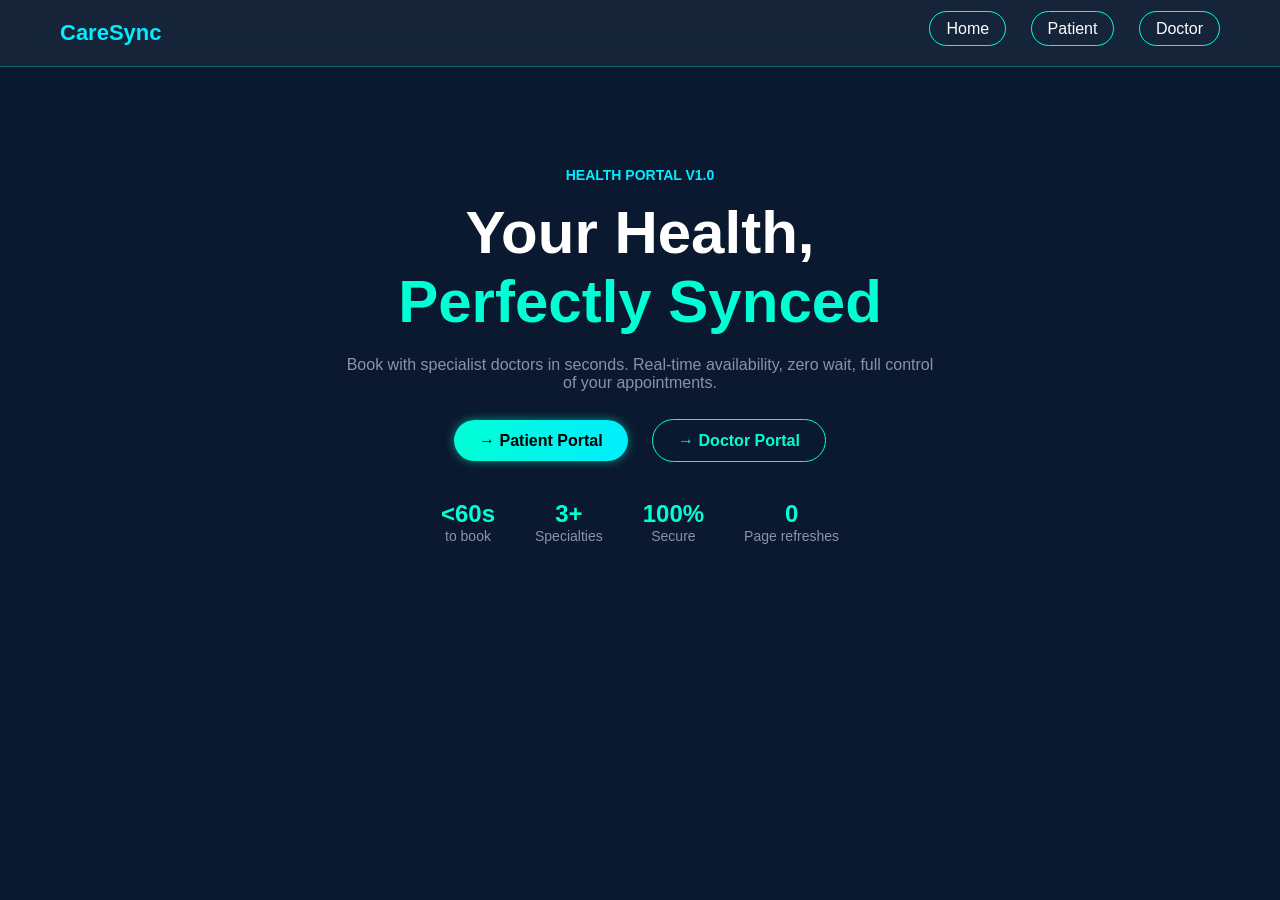
<file: index.html>
<!DOCTYPE html>
<html lang="en">
<head>
    <meta charset="UTF-8">
    <title>CareSync</title>
    <link rel="stylesheet" href="Styles/style.css">
</head>
<body>

<!-- NAVBAR -->
<nav class="navbar">
    <div class="logo">CareSync</div>
    <div class="nav-links">
        <a href="#">Home</a>
        <a href="html/login.html">Patient</a>
        <a href="html/login.html">Doctor</a>
    </div>
</nav>

<!-- HERO SECTION -->
<section class="hero">
    <h4 class="tag">HEALTH PORTAL V1.0</h4>

    <h1>
        Your Health,<br>
        <span>Perfectly Synced</span>
    </h1>

    <p>
        Book with specialist doctors in seconds. Real-time availability,
        zero wait, full control of your appointments.
    </p>

    <div class="buttons">
        <a href="html/login.html" class="btn primary">→ Patient Portal</a>
        <a href="html/login.html" class="btn secondary">→ Doctor Portal</a>
    </div>

    <div class="stats">
        <div><h2>&lt;60s</h2><p>to book</p></div>
        <div><h2>3+</h2><p>Specialties</p></div>
        <div><h2>100%</h2><p>Secure</p></div>
        <div><h2>0</h2><p>Page refreshes</p></div>
    </div>
</section>

</body>
</html>
</file>
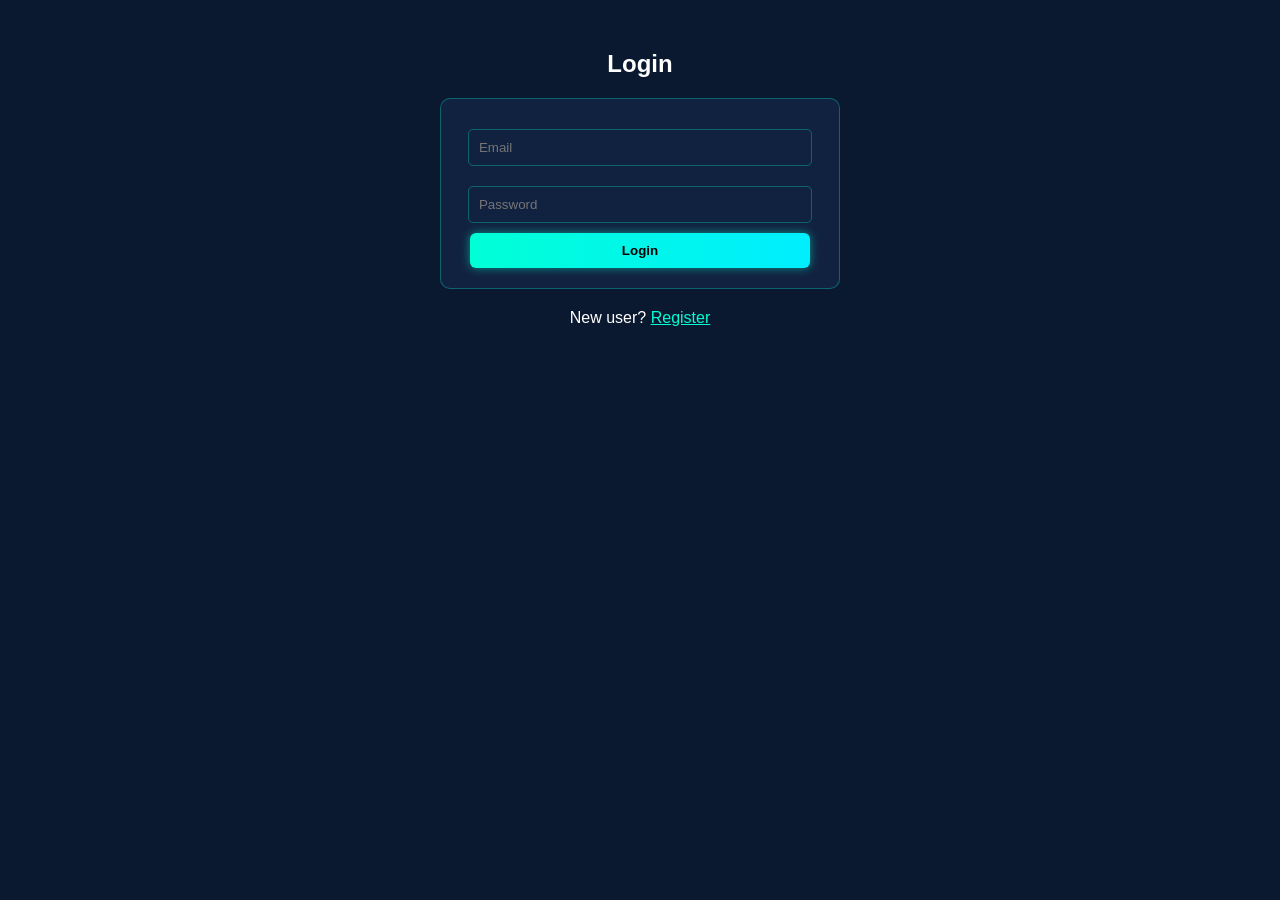
<file: html/doctor.html>
<!DOCTYPE html>
<html>
<head>
    <title>Doctor Dashboard</title>
    <link rel="stylesheet" href="../Styles/dashboard.css">
</head>
<body>

<nav class="navbar">
    <div class ="dashboardname">Doctor Dashboard</div>
    <button onclick="logout()">Logout</button>
</nav>

<div class="container">

    <button onclick="loadDoctorAppointments()">View Appointments</button>

    <div id="appointments"></div>

</div>

<script src ="../Scripts/utils.js"></script>
<script src="../Scripts/auth.js"></script>
<script src="../Scripts/doctorwindow.js"></script>

<script>
    checkAuth();
    checkRole("DOCTOR");
</script>

<div id="toast" class="toast"></div>
</body>
</html>
</file>
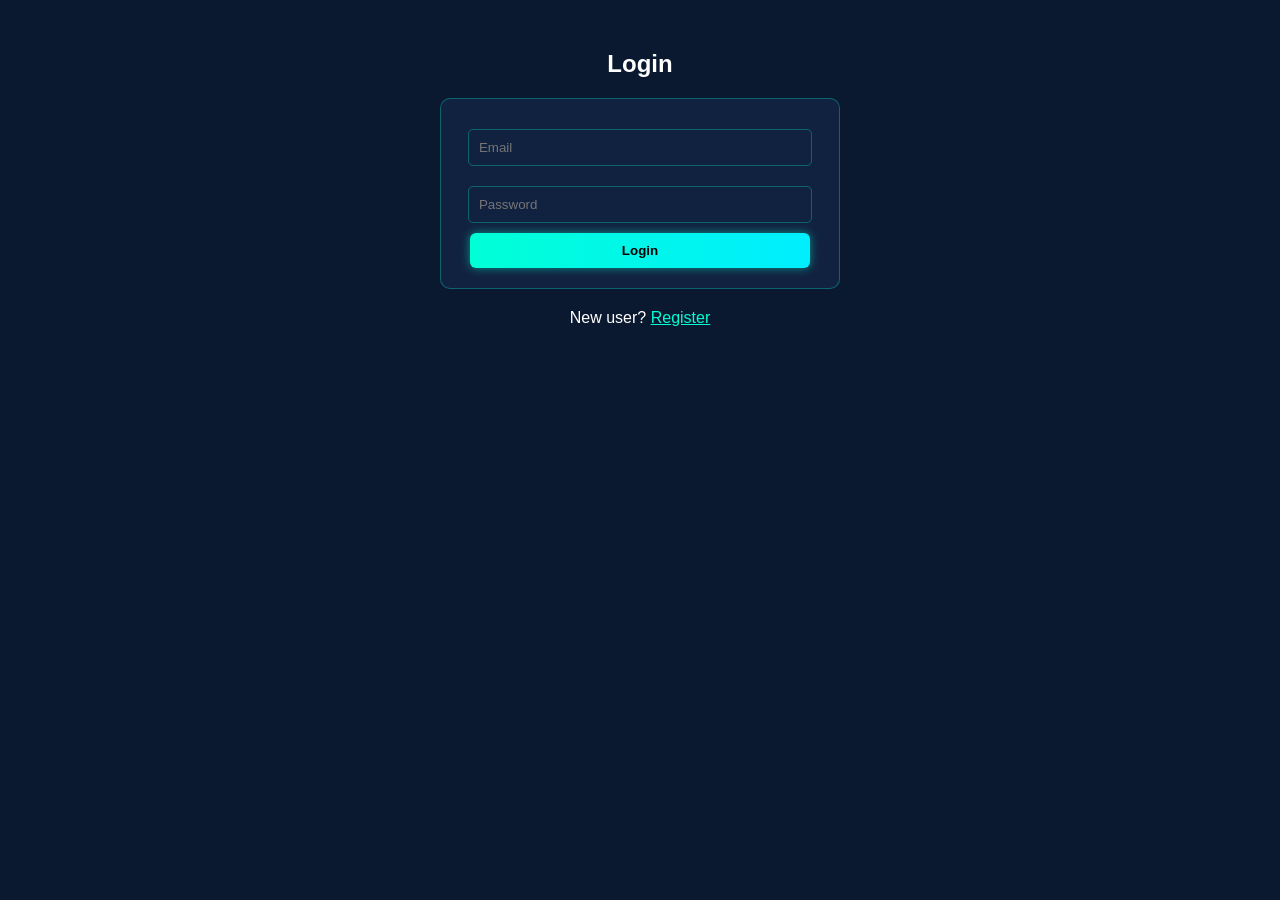
<file: html/login.html>
<!DOCTYPE html>
<html>
<head>
    <title>Login</title>
    <link rel="stylesheet" href="../Styles/auth.css">
</head>
<body>

<div class="auth-container">

    <h2>Login</h2>

    <div class="card">

        <input type="text" id="email" placeholder="Email">
        <input type="password" id="password" placeholder="Password">

        <button onclick="login()">Login</button>

    </div>

    <p>New user? <a href="register.html">Register</a></p>

</div>

<script src = "../Scripts/utils.js"></script>
<script src="../Scripts/auth.js"></script>


<div id="toast" class="toast"></div>
</body>
</html>
</file>
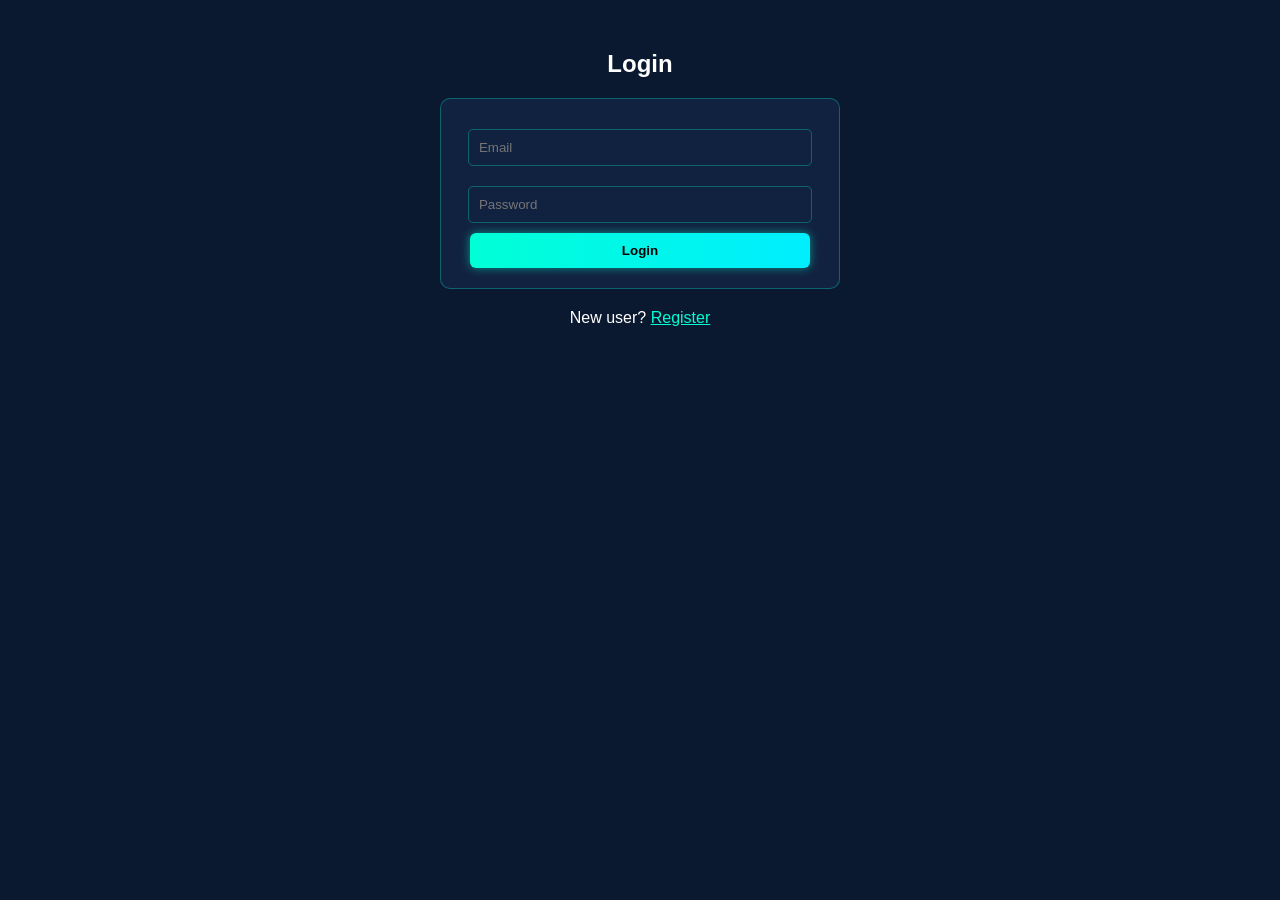
<file: html/patient.html>
<!DOCTYPE html>
<html>
<head>
    <title>Patient Dashboard</title>
    <link rel="stylesheet" href="../Styles/dashboard.css">
</head>
<body>

<nav class="navbar">
    <div class ="dashboardname">Patient Dashboard</div>
    <button onclick="logout()">Logout</button>
</nav>

<div class="container">

   <input type="text" id="searchName" placeholder="Search doctor...">
<select id="specialtyDropdown"></select>
 

    <button onclick="loadDoctors()">View Doctors</button>
    <button onclick="loadMyAppointments()">My Appointments</button>

    <div id="appointments"></div>
    <div id="doctorList"></div>

</div>

<script src="../Scripts/utils.js" defer></script>
<script src ="../Scripts/search.js" defer></script>
<script src ="../Scripts/slotandinfo.js" defer></script>
<script src = "../Scripts/appointment.js" defer></script>

<script>
    document.addEventListener("DOMContentLoaded",function(){
    checkAuth();
    checkRole("USER");
      loadDoctors();
    });
</script>


<div id ="toast" class ="toast">

</div>
</body>
</html>
</file>
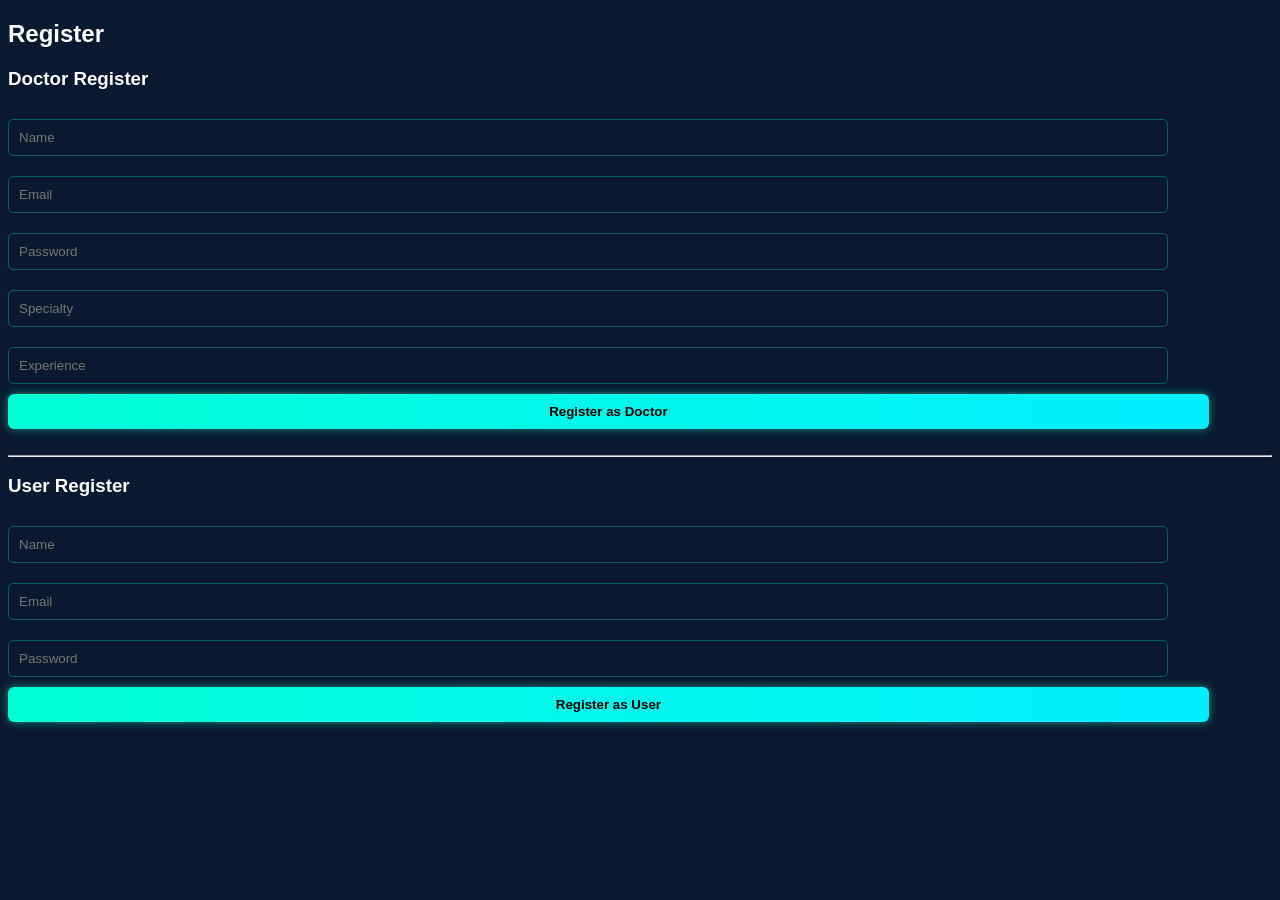
<file: html/register.html>
<!DOCTYPE html>
<html>
<head>
    <title>Register</title>
    <link rel="stylesheet" href="../Styles/auth.css">
</head>
<body>

<div class="container">

    <h2>Register</h2>

   <h3>Doctor Register</h3>

<input type="text" id="dname" placeholder="Name"><br>
<input type="text" id="demail" placeholder="Email"><br>
<input type="password" id="dpassword" placeholder="Password"><br>

<input type="text" id="specialty" placeholder="Specialty"><br>
<input type="number" id="experience" placeholder="Experience"><br>

<button onclick="registerDoctor()">Register as Doctor</button>
<br><br>
    <hr>

    <h3>User Register</h3>


<input type="text" id="name" placeholder="Name"><br>
<input type="text" id="email" placeholder="Email"><br>
<input type="password" id="password" placeholder="Password"><br>

    <button onclick="registerUser()">Register as User</button>

</div>

<script src = ../Scripts/utils.js></script>
<script src="../Scripts/auth.js"></script>

<div id="toast" class="toast"></div>
</body>
</html>
</file>
<file: Styles/style.css>
/*  ROOT VARIABLES  */
:root {

    /* BACKGROUND */
    --bg-main: #0a192f;
    --bg-card: #112240;
    --bg-glass: rgba(255, 255, 255, 0.05);

    /* PRIMARY COLORS */
    --primary: #00ffd5;
    --primary-dark: #00bfa6;
    --secondary: #0ef;

    /* TEXT */
    --text-main: #ffffff;
    --text-muted: #8892b0;

    /* BORDER */
    --border-color: rgba(0, 255, 213, 0.3);

    /* EFFECTS */
    --glow: 0 0 10px rgba(0, 255, 213, 0.5);
}

/* RESET  */
* {
    margin: 0;
    padding: 0;
    box-sizing: border-box;
    font-family: 'Segoe UI', sans-serif;
}

/*  BODY */
body {
    background: var(--bg-main);
    color: var(--text-main);
}

/*  NAVBAR  */
.navbar {
    display: flex;
    justify-content: space-between;
    padding: 20px 60px;
    background: var(--bg-glass);
    backdrop-filter: blur(10px);
    border-bottom: 1px solid var(--border-color);
}

.logo {
    font-size: 22px;
    font-weight: bold;
    color: var(--secondary);
}

.nav-links a {
    margin-left: 20px;
    text-decoration: none;
    color: var(--text-main);
    border: 1px solid var(--primary);
    padding: 8px 16px;
    border-radius: 20px;
}

.nav-links a:hover {
    background: var(--primary);
    color: black;
}

/*  HERO  */
.hero {
    text-align: center;
    padding: 100px 20px;
}

/* TAG */
.tag {
    color: var(--secondary);
    margin-bottom: 15px;
    font-size: 14px;
}

/* TITLE */
.hero h1 {
    font-size: 60px;
    margin-bottom: 20px;
}

.hero h1 span {
    color: var(--primary);
}

/* DESCRIPTION */
.hero p {
    color: var(--text-muted);
    max-width: 600px;
    margin: auto;
    margin-bottom: 40px;
}

/*  BUTTONS */
.buttons {
    margin-bottom: 50px;
}

.btn {
    padding: 12px 25px;
    margin: 10px;
    border-radius: 25px;
    text-decoration: none;
    font-weight: bold;
}

.primary {
    background: linear-gradient(90deg, var(--primary), var(--secondary));
    color: black;
    box-shadow: var(--glow);
}

.secondary {
    border: 1px solid var(--primary);
    color: var(--primary);
}

.secondary:hover {
    background: var(--primary);
    color: black;
}

/*  STATS  */
.stats {
    display: flex;
    justify-content: center;
    gap: 40px;
}

.stats h2 {
    color: var(--primary);
}

.stats p {
    color: var(--text-muted);
    font-size: 14px;
}
</file>
<file: Styles/dashboard.css>
/*---------Root Variables-----------  */
:root {

    --bg-main: #0a192f;
    --bg-card: #112240;
    --bg-glass: rgba(255, 255, 255, 0.05);
    --primary: #00ffd5;
    --primary-dark: #00bfa6;
    --secondary: #0ef;
    --text-main: #ffffff;
    --text-muted: #8892b0;
    --border-color: rgba(0, 255, 213, 0.3);
    --glow: 0 0 10px rgba(0, 255, 213, 0.5);
}

body{
    background-image:url("https://static.vecteezy.com/system/resources/thumbnails/020/411/854/small/healthcare-heart-shape-with-blue-cardio-pulse-heartbeat-lone-medical-abstract-background-modern-simple-design-icon-sign-or-logo-design-vector.jpg");
    background-repeat: no-repeat;
    background-size: cover;
    background-attachment: fixed;
    margin: 0%;
    min-height: 100vh;
    background-position: center;
}



/* -----------navbar------------------ */
.navbar {
    display: flex;
    justify-content: space-between;
    align-items: center;
    padding: 15px 40px;
    background: var(--bg-glass);
    backdrop-filter: blur(10px);
    border-bottom: 1px solid var(--border-color);
}

.dashboardname{
    font-size: 1.5em;
    font-weight: bold;
    color: var(--primary);
}

/* -------------button------------------ */
button {
    background: linear-gradient(90deg, var(--primary), var(--secondary));
    color: black;
    border: none;
    padding: 10px 15px;
    border-radius: 8px;
    cursor: pointer;
    box-shadow: var(--glow);
    font-weight: bold;
}

button:hover {
    opacity: 0.9;
}

/*---------container-----------*/
.container {
    padding: 30px;
}

/* -------i nputs----------- */
input, select {
    padding: 10px;
    margin: 10px;
    border-radius: 6px;
    border: 1px solid var(--border-color);
    background: var(--bg-card);
    color: var(--text-main);
}

/*----------card------------*/
.card {
    border: 1px solid var(--border-color);
    background: var(--bg-card);
    padding: 15px;
    margin: 15px 0;
    border-radius: 12px;
    transition: 0.3s;
}

.card:hover {
    transform: translateY(-5px);
    box-shadow: var(--glow);
}

/*---------head--------------- */
h3 {
    color: var(--primary);
}

/*---------text---------------- */
p {
    color: var(--text-muted);
}

/*-----disablebutton---------*/
button:disabled {
    background-color: gray;
    cursor: not-allowed;
    opacity: 0.6;
}

/* --------slot model--------- */
.modal{
display:none;
position:fixed;
top:0;
left:0;
width:100%;
height:100%;
background:rgba(0,0,0,0.6);
justify-content:center;
align-items:center;
}

.modal-content{
background:#1e1e2f;
color:white;
padding:20px;
border-radius:12px;
width:300px;
max-height:80vh;
overflow-y:auto;
}

.close{
cursor:pointer;
float:right;
font-size:20px;
}


.slot-card.booked{
background:#555;
opacity:0.6;
}

.slot-card.booked button{
background:#999;
cursor:not-allowed;
}

.slot-card{
    background:#1f2a44;
    padding:10px;
    border-radius:8px;
    text-align:center;
    min-width:80px;
}

.slot-card button{
    margin-top:5px;
    padding:5px 10px;
    border:none;
    background:#00ffd5;
    color:black;
    border-radius:5px;
    cursor:pointer;
}

#doctorList .card div[id^="slots-"] {
    margin-top: 10px;
}

/* toast messgae  */
.toast {
    position: fixed;
    bottom: 20px;
    right: 20px;
    background: #112240;
    color: white;
    padding: 12px 20px;
    border-radius: 8px;
    border-left: 4px solid #00ffd5;
    box-shadow: 0 0 10px rgba(0,255,213,0.5);
    opacity: 0;
    transform: translateY(20px);
    transition: all 0.3s ease;
    z-index: 999;
}

.toast.show {
    opacity: 1;
    transform: translateY(0);
}

/* variants */
.toast.success { border-left-color: #00ff88; }
.toast.error { border-left-color: #ff4d4d; }
.toast.info { border-left-color: #0ef; }

.calendar {
    display: flex;
    gap: 8px;
    margin: 10px 0;
    flex-wrap: wrap;
}

.date-btn {
    padding: 8px 12px;
    border-radius: 6px;
    border: none;
    background: #00ffd5;
    color: black;
    cursor: pointer;
    font-weight: bold;
}

.date-btn:hover {
    background: #00bfa6;
}


/* MOBILE */
 @media (max-width: 768px) {

    /* NAVBAR */
    .navbar {
        flex-direction: column;
        padding: 15px;
        gap: 10px;
        text-align: center;
    }

    .nav-links {
        display: flex;
        flex-direction: column;
        width: 100%;
    }

    .nav-links a {
        margin: 5px 0;
        width: 100%;
    }

    /* HERO */
    .hero {
        padding: 60px 15px;
    }

    .hero h1 {
        font-size: 32px;
    }

    .hero p {
        font-size: 14px;
    }

    /* BUTTONS */
    .buttons {
        display: flex;
        flex-direction: column;
        align-items: center;
    }

    .btn {
        width: 90%;
        text-align: center;
    }

    /* STATS */
    .stats {
        flex-direction: column;
        gap: 20px;
    }

    /* CONTAINER */
    .container {
        padding: 10px;
    }

    /* CARD */
    .card {
        margin: 10px 0;
    }

    /* INPUT */
    input, select {
        width: 100%;
        margin: 8px 0;
    }

    /* CALENDAR */
    .calendar {
        justify-content: center;
    }

    .date-btn {
        flex: 1 1 45%;
    }
}


/* TABLET */
@media (min-width: 769px) and (max-width: 1024px) {

    .navbar {
        padding: 15px 30px;
    }

    .hero h1 {
        font-size: 42px;
    }

    .container {
        padding: 20px;
    }

    .stats {
        gap: 25px;
    }

    /* Cards in 2 columns */
    #doctorList {
        display: grid;
        grid-template-columns: repeat(2, 1fr);
        gap: 15px;
    }
}

/* DESKTOP */
@media (min-width: 1025px) {

    .container {
        max-width: 1200px;
        margin: auto;
    }

    /* 3–4 cards automatically */
    #doctorList {
        display: grid;
        grid-template-columns: repeat(auto-fit, minmax(250px, 1fr));
        gap: 20px;
    }

    .hero h1 {
        font-size: 60px;
    }
}
</file>
<file: Styles/auth.css>
/* ROOT VARIABLES */
:root {
    --bg-main: #0a192f;
    --bg-card: #112240;
    --primary: #00ffd5;
    --secondary: #0ef;
    --text-main: #ffffff;
    --text-muted: #8892b0;
    --border: rgba(0,255,213,0.3);
    --glow: 0 0 10px rgba(0,255,213,0.5);
}

/* BODY */
body {
    background: var(--bg-main);
    color: var(--text-main);
    font-family: 'Segoe UI', sans-serif;
}

/* CONTAINER */
.auth-container {
    width: 400px;
    margin: 50px auto;
    text-align: center;
}

/* CARD */
.card {
    background: var(--bg-card);
    padding: 20px;
    margin: 20px 0;
    border-radius: 10px;
    border: 1px solid var(--border);
}

/* INPUT */
input {
    width: 90%;
    padding: 10px;
    margin: 10px 0;
    border-radius: 5px;
    border: 1px solid var(--border);
    background: transparent;
    color: white;
}

/* BUTTON */
button {
    background: linear-gradient(90deg, var(--primary), var(--secondary));
    border: none;
    padding: 10px;
    width: 95%;
    border-radius: 6px;
    cursor: pointer;
    color: black;
    font-weight: bold;
    box-shadow: var(--glow);
}

/* LINK */
a {
    color: var(--primary);
}
</file>
